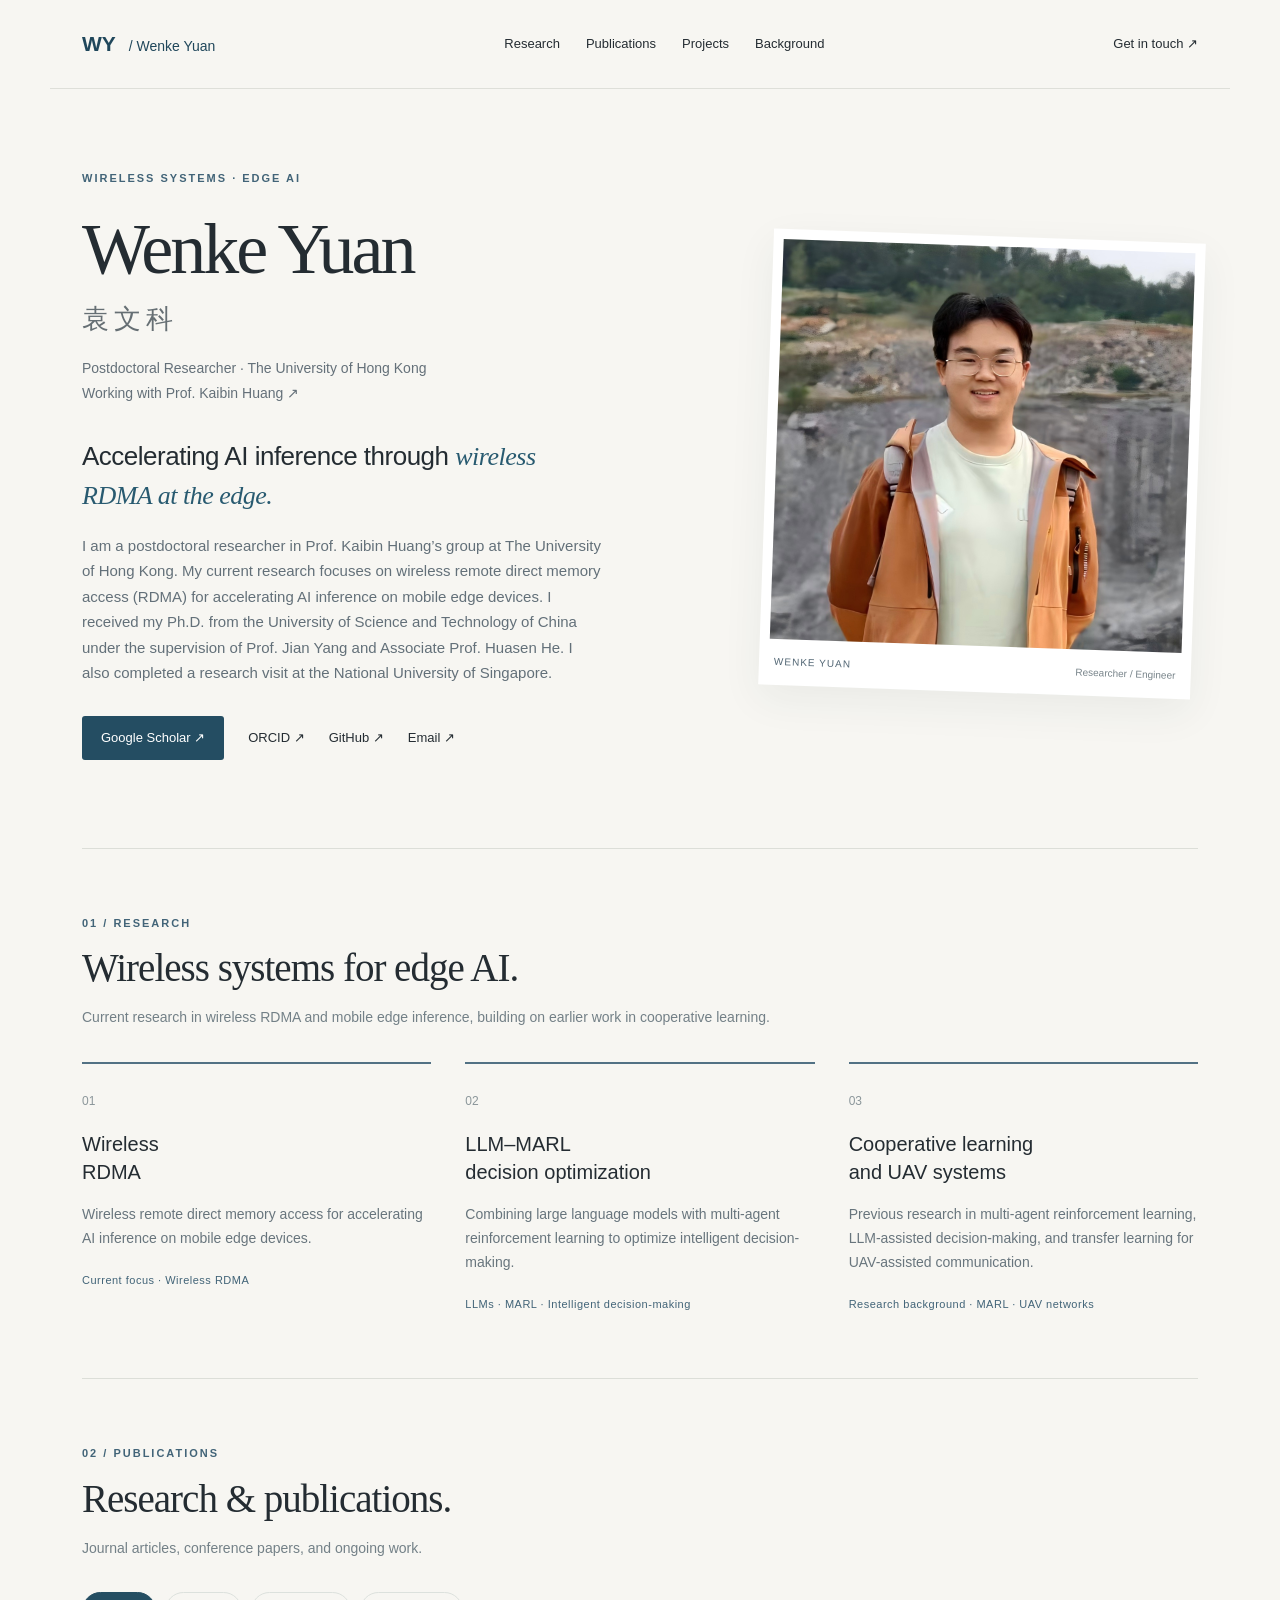
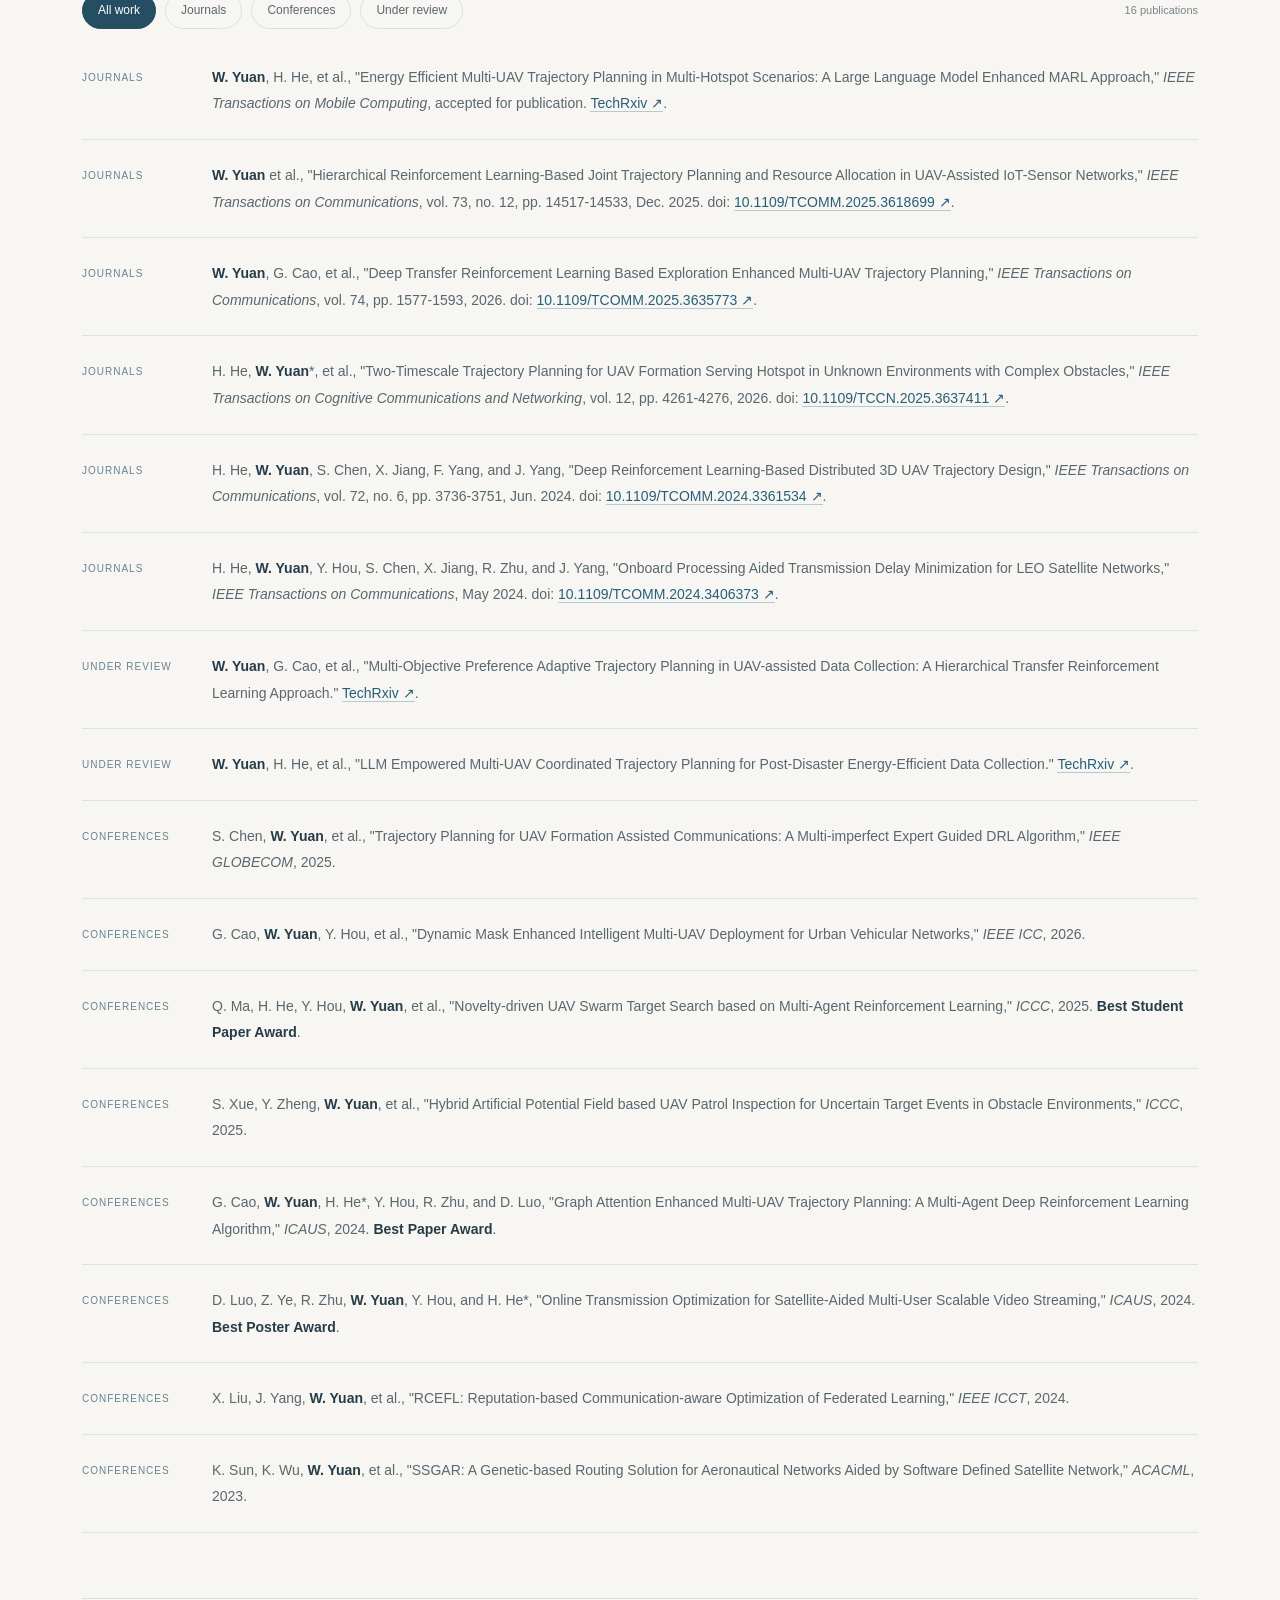
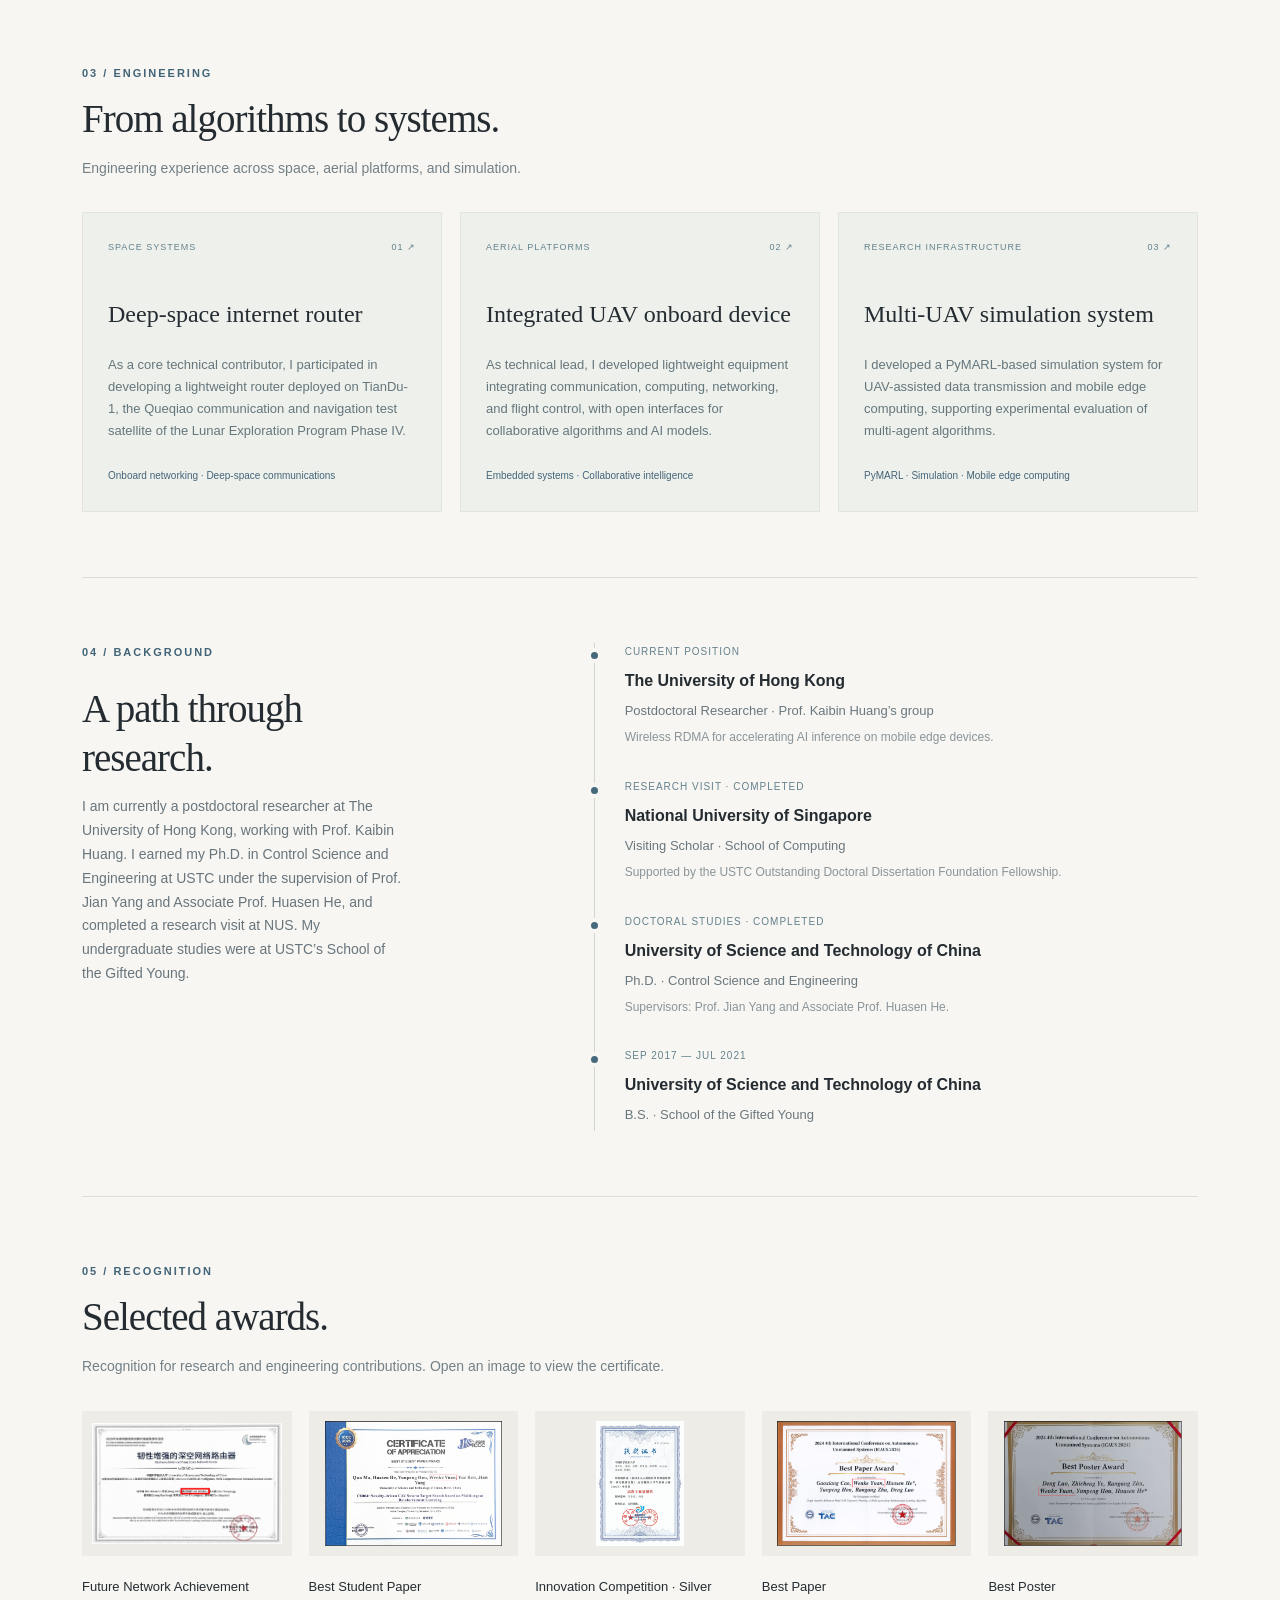
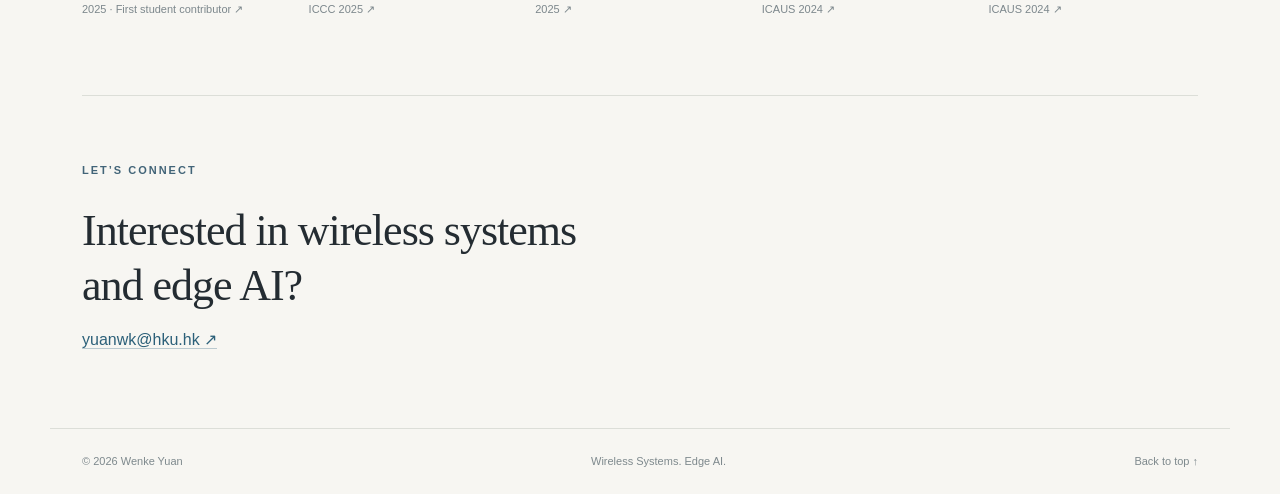
<file: index.html>
<!doctype html>
<html lang="en">
<head><meta charset="utf-8"><meta name="viewport" content="width=device-width, initial-scale=1"><meta name="description" content="Wenke Yuan — Postdoctoral Researcher at The University of Hong Kong, working on wireless RDMA for accelerating AI inference on mobile edge devices."><meta name="theme-color" content="#f7f6f2"><title>Wenke Yuan · Research</title><link rel="canonical" href="https://wenkeyuan.github.io/"><link rel="stylesheet" href="homepage.css"><script src="homepage.js" defer></script></head>
<body>
<a class="skip" href="#main">Skip to content</a>
<header><a class="wordmark" href="#">WY<span> / Wenke Yuan</span></a><nav aria-label="Main navigation"><a href="#research">Research</a><a href="#publications">Publications</a><a href="#projects">Projects</a><a href="#background">Background</a></nav><a class="contact" href="mailto:yuanwk@hku.hk">Get in touch ↗</a></header>
<main id="main">
<section class="hero">
<div class="hero-copy"><p class="eyebrow">WIRELESS SYSTEMS · EDGE AI</p><h1>Wenke Yuan<span class="chinese">袁文科</span></h1><p class="role">Postdoctoral Researcher · The University of Hong Kong<br>Working with <a href="https://ece.hku.hk/people/huangkb/" target="_blank" rel="noopener">Prof. Kaibin Huang ↗</a></p><p class="intro">Accelerating AI inference through <em>wireless RDMA at the edge.</em></p><p class="description">I am a postdoctoral researcher in Prof. Kaibin Huang’s group at The University of Hong Kong. My current research focuses on wireless remote direct memory access (RDMA) for accelerating AI inference on mobile edge devices. I received my Ph.D. from the University of Science and Technology of China under the supervision of Prof. Jian Yang and Associate Prof. Huasen He. I also completed a research visit at the National University of Singapore.</p><div class="links"><a class="button" href="https://scholar.google.com/citations?user=M-j3ZtIAAAAJ" target="_blank" rel="noopener">Google Scholar ↗</a><a href="https://orcid.org/0009-0006-1573-5845" target="_blank" rel="noopener">ORCID ↗</a><a href="https://github.com/WenkeYuan" target="_blank" rel="noopener">GitHub ↗</a><a href="mailto:yuanwk@hku.hk">Email ↗</a></div></div>
<figure class="portrait"><img src="images/ywk2.png" alt="Wenke Yuan outdoors"><figcaption>WENKE YUAN <span>Researcher / Engineer</span></figcaption></figure>
</section>
<section id="research" class="section"><div class="section-heading"><p class="eyebrow">01 / RESEARCH</p><h2>Wireless systems for edge AI.</h2><p>Current research in wireless RDMA and mobile edge inference, building on earlier work in cooperative learning.</p></div><div class="research-grid"><article><span class="number">01</span><h3>Wireless<br>RDMA</h3><p>Wireless remote direct memory access for accelerating AI inference on mobile edge devices.</p><div class="tags">Current focus · Wireless RDMA</div></article><article><span class="number">02</span><h3>LLM–MARL<br>decision optimization</h3><p>Combining large language models with multi-agent reinforcement learning to optimize intelligent decision-making.</p><div class="tags">LLMs · MARL · Intelligent decision-making</div></article><article><span class="number">03</span><h3>Cooperative learning<br>and UAV systems</h3><p>Previous research in multi-agent reinforcement learning, LLM-assisted decision-making, and transfer learning for UAV-assisted communication.</p><div class="tags">Research background · MARL · UAV networks</div></article></div></section>
<section id="publications" class="section"><div class="section-heading"><p class="eyebrow">02 / PUBLICATIONS</p><h2>Research & publications.</h2><p>Journal articles, conference papers, and ongoing work.</p></div><div class="filters" role="group" aria-label="Filter publications"><button class="active" aria-pressed="true" data-filter="all">All work</button><button aria-pressed="false" data-filter="Journals">Journals</button><button aria-pressed="false" data-filter="Conferences">Conferences</button><button aria-pressed="false" data-filter="Under Review">Under review</button><span id="paper-count" aria-live="polite"></span></div><div class="papers"><article class="paper" data-category="Journals"><span class="paper-type">Journals</span><p><strong>W. Yuan</strong>, H. He, et al., &quot;Energy Efficient Multi-UAV Trajectory Planning in Multi-Hotspot Scenarios: A Large Language Model Enhanced MARL Approach,&quot; <em>IEEE Transactions on Mobile Computing</em>, accepted for publication. <a href="https://doi.org/10.36227/techrxiv.175373694.45432330/v1" target="_blank" rel="noopener">TechRxiv ↗</a>.</p></article><article class="paper" data-category="Journals"><span class="paper-type">Journals</span><p><strong>W. Yuan</strong> et al., &quot;Hierarchical Reinforcement Learning-Based Joint Trajectory Planning and Resource Allocation in UAV-Assisted IoT-Sensor Networks,&quot; <em>IEEE Transactions on Communications</em>, vol. 73, no. 12, pp. 14517-14533, Dec. 2025. doi: <a href="https://doi.org/10.1109/TCOMM.2025.3618699" target="_blank" rel="noopener">10.1109/TCOMM.2025.3618699 ↗</a>.</p></article><article class="paper" data-category="Journals"><span class="paper-type">Journals</span><p><strong>W. Yuan</strong>, G. Cao, et al., &quot;Deep Transfer Reinforcement Learning Based Exploration Enhanced Multi-UAV Trajectory Planning,&quot; <em>IEEE Transactions on Communications</em>, vol. 74, pp. 1577-1593, 2026. doi: <a href="https://doi.org/10.1109/TCOMM.2025.3635773" target="_blank" rel="noopener">10.1109/TCOMM.2025.3635773 ↗</a>.</p></article><article class="paper" data-category="Journals"><span class="paper-type">Journals</span><p>H. He, <strong>W. Yuan</strong>&#42;, et al., &quot;Two-Timescale Trajectory Planning for UAV Formation Serving Hotspot in Unknown Environments with Complex Obstacles,&quot; <em>IEEE Transactions on Cognitive Communications and Networking</em>, vol. 12, pp. 4261-4276, 2026. doi: <a href="https://doi.org/10.1109/TCCN.2025.3637411" target="_blank" rel="noopener">10.1109/TCCN.2025.3637411 ↗</a>.</p></article><article class="paper" data-category="Journals"><span class="paper-type">Journals</span><p>H. He, <strong>W. Yuan</strong>, S. Chen, X. Jiang, F. Yang, and J. Yang, &quot;Deep Reinforcement Learning-Based Distributed 3D UAV Trajectory Design,&quot; <em>IEEE Transactions on Communications</em>, vol. 72, no. 6, pp. 3736-3751, Jun. 2024. doi: <a href="https://doi.org/10.1109/TCOMM.2024.3361534" target="_blank" rel="noopener">10.1109/TCOMM.2024.3361534 ↗</a>.</p></article><article class="paper" data-category="Journals"><span class="paper-type">Journals</span><p>H. He, <strong>W. Yuan</strong>, Y. Hou, S. Chen, X. Jiang, R. Zhu, and J. Yang, &quot;Onboard Processing Aided Transmission Delay Minimization for LEO Satellite Networks,&quot; <em>IEEE Transactions on Communications</em>, May 2024. doi: <a href="https://doi.org/10.1109/TCOMM.2024.3406373" target="_blank" rel="noopener">10.1109/TCOMM.2024.3406373 ↗</a>.</p></article><article class="paper" data-category="Under Review"><span class="paper-type">Under Review</span><p><strong>W. Yuan</strong>, G. Cao, et al., &quot;Multi-Objective Preference Adaptive Trajectory Planning in UAV-assisted Data Collection: A Hierarchical Transfer Reinforcement Learning Approach.&quot; <a href="https://doi.org/10.36227/techrxiv.175373688.83435378/v1" target="_blank" rel="noopener">TechRxiv ↗</a>.</p></article><article class="paper" data-category="Under Review"><span class="paper-type">Under Review</span><p><strong>W. Yuan</strong>, H. He, et al., &quot;LLM Empowered Multi-UAV Coordinated Trajectory Planning for Post-Disaster Energy-Efficient Data Collection.&quot; <a href="https://doi.org/10.36227/techrxiv.175751177.74717262/v1" target="_blank" rel="noopener">TechRxiv ↗</a>.</p></article><article class="paper" data-category="Conferences"><span class="paper-type">Conferences</span><p>S. Chen, <strong>W. Yuan</strong>, et al., &quot;Trajectory Planning for UAV Formation Assisted Communications: A Multi-imperfect Expert Guided DRL Algorithm,&quot; <em>IEEE GLOBECOM</em>, 2025.</p></article><article class="paper" data-category="Conferences"><span class="paper-type">Conferences</span><p>G. Cao, <strong>W. Yuan</strong>, Y. Hou, et al., &quot;Dynamic Mask Enhanced Intelligent Multi-UAV Deployment for Urban Vehicular Networks,&quot; <em>IEEE ICC</em>, 2026.</p></article><article class="paper" data-category="Conferences"><span class="paper-type">Conferences</span><p>Q. Ma, H. He, Y. Hou, <strong>W. Yuan</strong>, et al., &quot;Novelty-driven UAV Swarm Target Search based on Multi-Agent Reinforcement Learning,&quot; <em>ICCC</em>, 2025. <strong>Best Student Paper Award</strong>.</p></article><article class="paper" data-category="Conferences"><span class="paper-type">Conferences</span><p>S. Xue, Y. Zheng, <strong>W. Yuan</strong>, et al., &quot;Hybrid Artificial Potential Field based UAV Patrol Inspection for Uncertain Target Events in Obstacle Environments,&quot; <em>ICCC</em>, 2025.</p></article><article class="paper" data-category="Conferences"><span class="paper-type">Conferences</span><p>G. Cao, <strong>W. Yuan</strong>, H. He&#42;, Y. Hou, R. Zhu, and D. Luo, &quot;Graph Attention Enhanced Multi-UAV Trajectory Planning: A Multi-Agent Deep Reinforcement Learning Algorithm,&quot; <em>ICAUS</em>, 2024. <strong>Best Paper Award</strong>.</p></article><article class="paper" data-category="Conferences"><span class="paper-type">Conferences</span><p>D. Luo, Z. Ye, R. Zhu, <strong>W. Yuan</strong>, Y. Hou, and H. He&#42;, &quot;Online Transmission Optimization for Satellite-Aided Multi-User Scalable Video Streaming,&quot; <em>ICAUS</em>, 2024. <strong>Best Poster Award</strong>.</p></article><article class="paper" data-category="Conferences"><span class="paper-type">Conferences</span><p>X. Liu, J. Yang, <strong>W. Yuan</strong>, et al., &quot;RCEFL: Reputation-based Communication-aware Optimization of Federated Learning,&quot; <em>IEEE ICCT</em>, 2024.</p></article><article class="paper" data-category="Conferences"><span class="paper-type">Conferences</span><p>K. Sun, K. Wu, <strong>W. Yuan</strong>, et al., &quot;SSGAR: A Genetic-based Routing Solution for Aeronautical Networks Aided by Software Defined Satellite Network,&quot; <em>ACACML</em>, 2023.</p></article></div></section>
<section id="projects" class="section"><div class="section-heading"><p class="eyebrow">03 / ENGINEERING</p><h2>From algorithms to systems.</h2><p>Engineering experience across space, aerial platforms, and simulation.</p></div><div class="projects"><article><div class="project-code">SPACE SYSTEMS <span>01 ↗</span></div><h3>Deep-space internet router</h3><p>As a core technical contributor, I participated in developing a lightweight router deployed on TianDu-1, the Queqiao communication and navigation test satellite of the Lunar Exploration Program Phase IV.</p><p class="project-note">Onboard networking · Deep-space communications</p></article><article><div class="project-code">AERIAL PLATFORMS <span>02 ↗</span></div><h3>Integrated UAV onboard device</h3><p>As technical lead, I developed lightweight equipment integrating communication, computing, networking, and flight control, with open interfaces for collaborative algorithms and AI models.</p><p class="project-note">Embedded systems · Collaborative intelligence</p></article><article><div class="project-code">RESEARCH INFRASTRUCTURE <span>03 ↗</span></div><h3>Multi-UAV simulation system</h3><p>I developed a PyMARL-based simulation system for UAV-assisted data transmission and mobile edge computing, supporting experimental evaluation of multi-agent algorithms.</p><p class="project-note">PyMARL · Simulation · Mobile edge computing</p></article></div></section>
<section id="background" class="section background"><div><p class="eyebrow">04 / BACKGROUND</p><h2>A path through<br>research.</h2><p class="background-copy">I am currently a postdoctoral researcher at The University of Hong Kong, working with Prof. Kaibin Huang. I earned my Ph.D. in Control Science and Engineering at USTC under the supervision of Prof. Jian Yang and Associate Prof. Huasen He, and completed a research visit at NUS. My undergraduate studies were at USTC’s School of the Gifted Young.</p></div><div class="timeline"><article><p class="date">CURRENT POSITION</p><h3>The University of Hong Kong</h3><p>Postdoctoral Researcher · Prof. Kaibin Huang’s group</p><p class="muted">Wireless RDMA for accelerating AI inference on mobile edge devices.</p></article><article><p class="date">RESEARCH VISIT · COMPLETED</p><h3>National University of Singapore</h3><p>Visiting Scholar · School of Computing</p><p class="muted">Supported by the USTC Outstanding Doctoral Dissertation Foundation Fellowship.</p></article><article><p class="date">DOCTORAL STUDIES · COMPLETED</p><h3>University of Science and Technology of China</h3><p>Ph.D. · Control Science and Engineering</p><p class="muted">Supervisors: Prof. Jian Yang and Associate Prof. Huasen He.</p></article><article><p class="date">SEP 2017 — JUL 2021</p><h3>University of Science and Technology of China</h3><p>B.S. · School of the Gifted Young</p></article></div></section>
<section class="section"><div class="section-heading"><p class="eyebrow">05 / RECOGNITION</p><h2>Selected awards.</h2><p>Recognition for research and engineering contributions. Open an image to view the certificate.</p></div><div class="award-grid"><a class="award" href="images/awards/future-network-achievement-2025.jpg" target="_blank" rel="noopener"><img src="images/awards/future-network-achievement-2025.jpg" alt="Future Network Achievement" loading="lazy"><h3>Future Network Achievement</h3><p>2025 · First student contributor ↗</p></a><a class="award" href="images/awards/iccc-best-student-paper-2025.png" target="_blank" rel="noopener"><img src="images/awards/iccc-best-student-paper-2025.png" alt="Best Student Paper" loading="lazy"><h3>Best Student Paper</h3><p>ICCC 2025 ↗</p></a><a class="award" href="images/awards/innovation-competition-silver-2025.jpg" target="_blank" rel="noopener"><img src="images/awards/innovation-competition-silver-2025.jpg" alt="Innovation Competition · Silver" loading="lazy"><h3>Innovation Competition · Silver</h3><p>2025 ↗</p></a><a class="award" href="images/awards/icaus-best-paper-2024.png" target="_blank" rel="noopener"><img src="images/awards/icaus-best-paper-2024.png" alt="Best Paper" loading="lazy"><h3>Best Paper</h3><p>ICAUS 2024 ↗</p></a><a class="award" href="images/awards/icaus-best-poster-2024.png" target="_blank" rel="noopener"><img src="images/awards/icaus-best-poster-2024.png" alt="Best Poster" loading="lazy"><h3>Best Poster</h3><p>ICAUS 2024 ↗</p></a></div></section>
<section class="closing"><p class="eyebrow">LET’S CONNECT</p><h2>Interested in wireless systems<br>and edge AI?</h2><a href="mailto:yuanwk@hku.hk">yuanwk@hku.hk ↗</a></section>
</main><footer><span>© <span id="year">2026</span> Wenke Yuan</span><span>Wireless Systems. Edge AI.</span><a href="#">Back to top ↑</a></footer>
</body></html>
</file>
<file: homepage.css>
@font-face{font-family:AcademicSerif;src:local("Georgia")}*{box-sizing:border-box}html{scroll-behavior:smooth;scroll-padding-top:90px}body{margin:0;background:#f7f6f2;color:#242c32;font-family:-apple-system,BlinkMacSystemFont,"Segoe UI",sans-serif;font-size:16px;line-height:1.7}a{color:inherit;text-decoration:none}a:hover{color:#245979}a:focus-visible,button:focus-visible{outline:3px solid #39759b;outline-offset:5px}header,main,footer{max-width:1180px;margin:auto}header{display:flex;align-items:center;justify-content:space-between;padding:26px 32px;border-bottom:1px solid #dedfd9;gap:24px}.wordmark{font-weight:750;font-size:21px;color:#20475b}.wordmark span{font-size:14px;font-weight:450;margin-left:9px}nav{display:flex;gap:26px;font-size:13px}.contact{font-size:13px}main{padding:0 32px}.hero{display:grid;grid-template-columns:1.4fr 1fr;gap:80px;align-items:center;padding:80px 0 88px}.eyebrow{font-size:11px;font-weight:650;letter-spacing:2px;color:#426478;margin:0 0 23px}h1,h2,h3,p{margin-top:0}h1{font-family:AcademicSerif,Georgia,serif;font-size:72px;font-weight:450;letter-spacing:-3px;line-height:1.1;margin-bottom:22px}.chinese{display:block;font-family:serif;font-size:27px;letter-spacing:5px;margin-top:15px;font-weight:400;color:#666f74}.role{font-size:14px;color:#647079;line-height:1.8;margin-bottom:30px}.intro{font-size:26px;line-height:1.5;letter-spacing:-.5px;max-width:520px;margin-bottom:18px}.intro em{font-family:Georgia,serif;color:#285a70}.description{font-size:15px;color:#637079;max-width:520px}.links{display:flex;flex-wrap:wrap;align-items:center;gap:24px;font-size:13px;margin-top:30px}.button{background:#244d62;color:white;padding:11px 19px;border-radius:3px}.button:hover{background:#173a4c;color:white}.portrait{margin:0;transform:rotate(2deg);padding:10px;background:#fff;box-shadow:0 14px 40px #253c4510}.portrait img{display:block;width:100%;height:400px;object-fit:cover;object-position:50% 31%}.portrait figcaption{display:flex;justify-content:space-between;font-size:10px;letter-spacing:1px;padding:14px 5px 5px;color:#526674}.portrait figcaption span{font-size:10px;letter-spacing:0;color:#78848a}.section{padding:65px 0;border-top:1px solid #dcded8}.section-heading{margin-bottom:32px}.section-heading .eyebrow{margin-bottom:12px}h2{font-family:Georgia,serif;font-size:39px;line-height:1.25;font-weight:400;letter-spacing:-1px;margin-bottom:13px}.section-heading>p:last-child{color:#738087;font-size:14px}.research-grid{display:grid;grid-template-columns:repeat(3,1fr);gap:34px}.research-grid article{padding:22px 0 0;border-top:2px solid #527184}.number{font-size:12px;color:#8b969a}.research-grid h3{font-size:20px;line-height:1.4;font-weight:500;margin:17px 0}.research-grid p{font-size:14px;color:#68757d}.tags{font-size:11px;color:#426478;letter-spacing:.5px;margin-top:20px}.filters{display:flex;gap:9px;align-items:center;margin-bottom:13px;flex-wrap:wrap}.filters button{font:inherit;font-size:12px;border:1px solid #dce1dd;border-radius:30px;background:transparent;padding:7px 15px;cursor:pointer;color:#59696f}.filters button.active{background:#254e62;border-color:#254e62;color:white}#paper-count{font-size:11px;color:#78868b;margin-left:auto}.paper{display:grid;grid-template-columns:110px 1fr;gap:20px;border-bottom:1px solid #e0e2dc;padding:22px 0}.paper[hidden]{display:none}.paper-type{font-size:10px;letter-spacing:1px;text-transform:uppercase;color:#678291;padding-top:5px}.paper p{font-size:14px;line-height:1.9;margin:0;color:#59676f}.paper strong{color:#263c48}.paper a{color:#275f7a;border-bottom:1px solid #b5c9d0}.projects{display:grid;grid-template-columns:repeat(3,1fr);gap:18px}.projects article{background:#edf0eb;padding:27px 25px;border:1px solid #e1e5dd}.project-code{font-size:9px;color:#64818d;letter-spacing:1px;display:flex;justify-content:space-between;margin-bottom:43px}.projects h3{font-family:Georgia,serif;font-size:24px;font-weight:400;line-height:1.3}.projects p{font-size:13px;color:#65767c}.projects .project-note{margin:25px 0 0;font-size:10px;color:#456479}.background{display:grid;grid-template-columns:1fr 1.4fr;gap:80px}.background-copy{color:#68757d;font-size:14px;max-width:320px}.timeline{border-left:1px solid #cfd6ce;padding-left:30px}.timeline article{position:relative;margin-bottom:30px}.timeline article:last-child{margin-bottom:0}.timeline article:before{content:"";position:absolute;width:7px;height:7px;background:#45697b;border:4px solid #f7f6f2;box-sizing:content-box;border-radius:50%;left:-38px;top:5px}.date{font-size:10px;letter-spacing:1px;color:#64818d;margin-bottom:7px}.timeline h3{font-size:16px;font-weight:550;margin-bottom:6px}.timeline p:not(.date){font-size:13px;margin-bottom:5px;color:#6a777e}.timeline p.muted{font-size:12px;color:#8a9499}.award-grid{display:grid;grid-template-columns:repeat(5,1fr);gap:17px}.award img{width:100%;height:145px;object-fit:contain;background:#edece7;padding:10px;transition:transform .2s}.award:hover img{transform:translateY(-4px)}.award h3{font-size:13px;line-height:1.5;font-weight:500;margin:13px 0 4px}.award p{font-size:11px;color:#7c878c}.closing{border-top:1px solid #dcded8;padding:65px 0 75px}.closing h2{font-size:44px}.closing>a{font-size:16px;color:#2c6079;border-bottom:1px solid #bac9cf}footer{padding:23px 32px;border-top:1px solid #dcded8;display:flex;justify-content:space-between;font-size:11px;color:#7e898d}.skip{position:absolute;left:16px;top:-80px;background:white;padding:10px;z-index:10}.skip:focus{top:16px}@media(min-width:1500px){.hero{padding-top:100px;padding-bottom:100px}}@media(max-width:900px){header{flex-wrap:wrap}nav{order:3;width:100%;justify-content:space-between}.hero{gap:35px}h1{font-size:55px}.portrait img{height:340px}.research-grid{gap:20px}.projects{grid-template-columns:1fr}.project-code{margin-bottom:20px}.background{gap:30px}.award-grid{grid-template-columns:repeat(3,1fr)}}@media(max-width:600px){header,footer{padding:20px}main{padding:0 22px}.wordmark span{font-size:12px}.contact{font-size:12px}nav{gap:12px;font-size:12px}.hero{grid-template-columns:1fr;padding:45px 0;gap:35px}h1{font-size:56px}.intro{font-size:24px}.portrait{max-width:300px;margin:auto;width:100%}.portrait img{height:320px}.section{padding:43px 0}h2{font-size:32px}.research-grid{grid-template-columns:1fr;gap:28px}.research-grid h3 br{display:none}.paper{grid-template-columns:1fr;gap:3px;padding:18px 0}.paper-type{font-size:9px}.filters button{padding:7px 11px}.background{grid-template-columns:1fr;gap:26px}.award-grid{grid-template-columns:repeat(2,1fr)}.closing h2{font-size:34px}.closing>a{font-size:14px}footer{gap:15px;flex-wrap:wrap}footer>span:nth-child(2){display:none}}@media(prefers-reduced-motion:reduce){html{scroll-behavior:auto}*{transition:none!important}}
</file>
